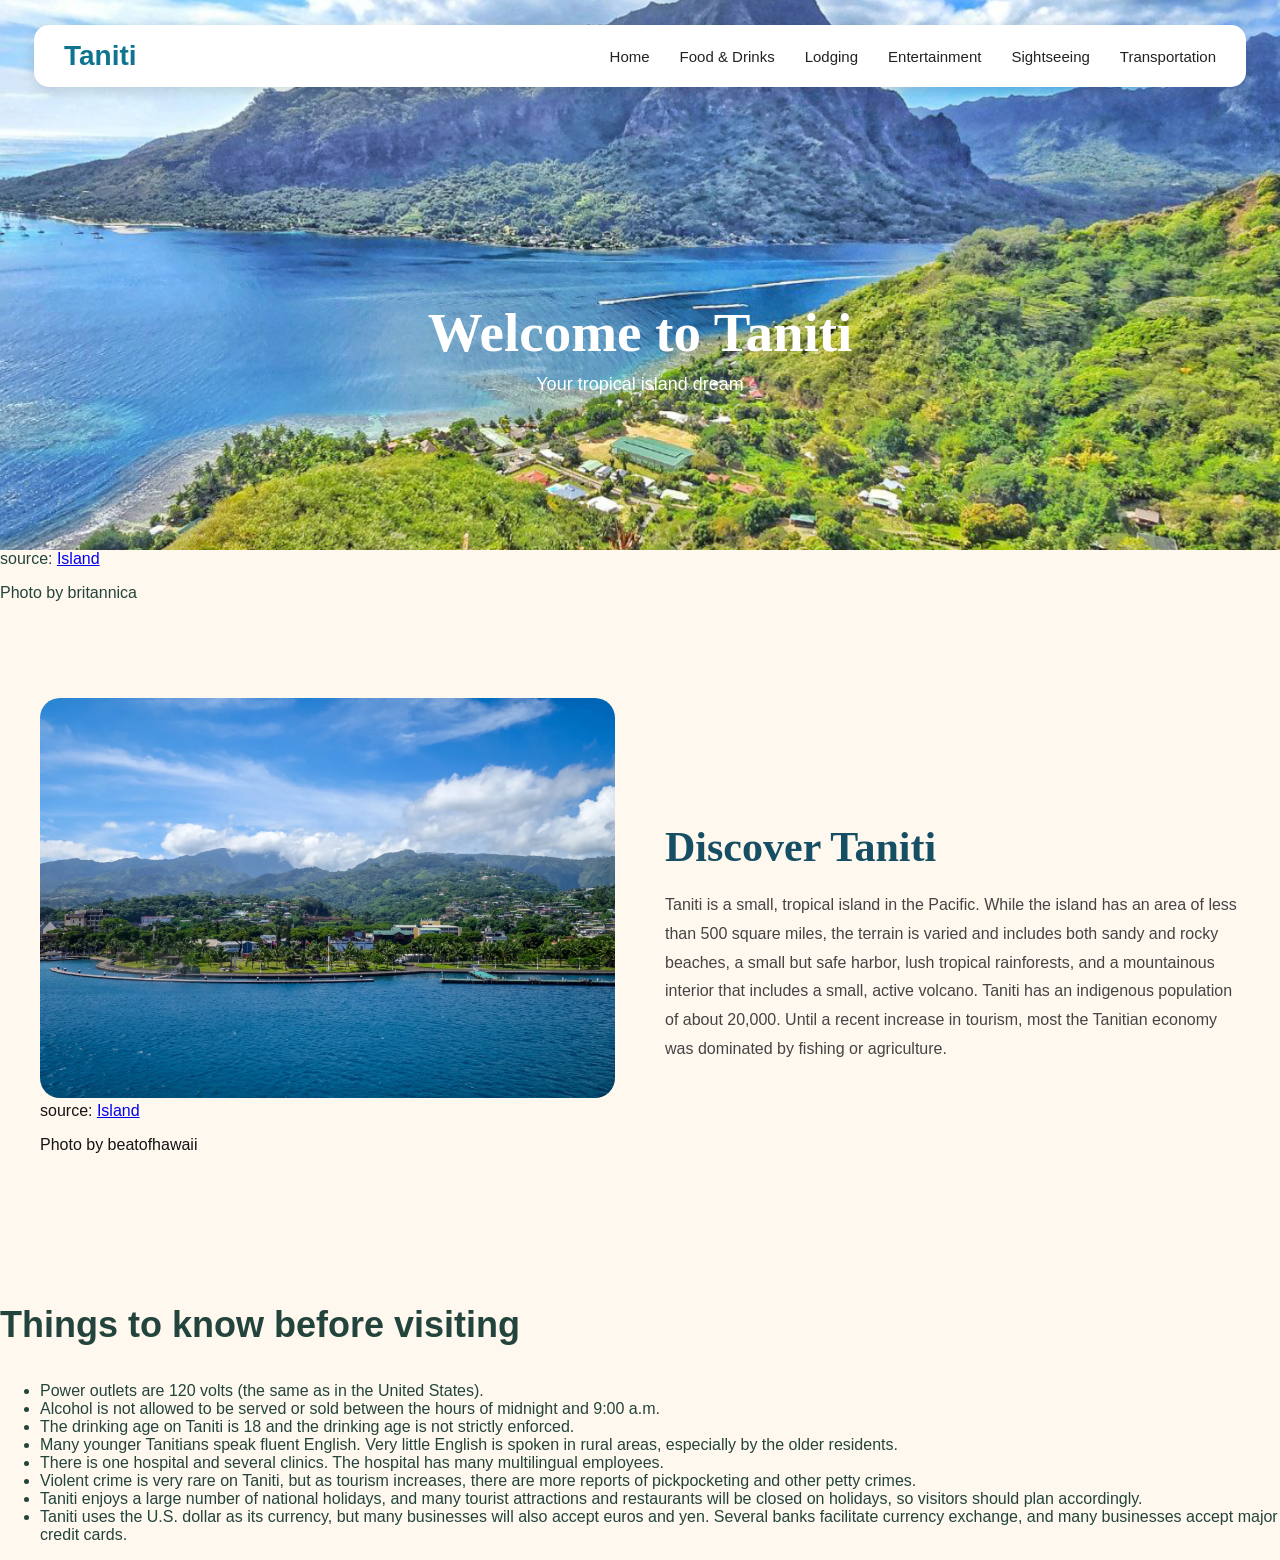
<file: index.html>
<!DOCTYPE html>
<html lang="en">
    <head>
        <meta charset="UTF-8">
        <meta name="viewport" content="width=device-width, initial-scale=1.0">
        <title>Taniti</title>
        <link rel="stylesheet" href="stylesheet.css">
    </head>
    <body>
    <header> 
        <nav class="navbar">
        <h1>Taniti</h1>
            <div class="nav-links">
                <a href="index.html" target="_blank">Home</a>
                <a href="food.html" target="_blank">Food & Drinks</a>
                <a href="lodging.html" target="_blank">Lodging</a>
                <a href="entertainment.html" target="_blank">Entertainment</a>
                <a href="sightseeing.html" target="_blank">Sightseeing</a>
                <a href="transportation" target="_blank">Transportation</a>
        </div>
        </nav>
        <div class="header-text">
        <h2>Welcome to Taniti</h2>
        <p>Your tropical island dream</p>
        </div>
        <img src="t.jpg" alt="Image of Island">
        <figcaption>
            source: <a href="https://www.britannica.com/place/Papeete" target="_blank">Island</a>
        <p>Photo by britannica</p>
    </header>
    
    <section class="about">

    <div class="about-image">
        <img src="taniti.jpg" alt="Another taniti pic">
        <figcaption>
            source: <a href="https://beatofhawaii.com/tahiti-vs-hawaii-vacation-big-differences-make-choosing-easy/" target="_blank">Island</a>
        <p>Photo by beatofhawaii</p>
    </div>
    
        <div class="about-text">    
        
        <h2>Discover Taniti</h2>
        <p>Taniti is a small, tropical island in the Pacific. While the island has an area of less than 500 square miles, the terrain is varied and includes both sandy and rocky beaches, a small but safe harbor, lush tropical rainforests, and a mountainous interior that includes a small, active volcano. Taniti has an indigenous population of about 20,000. Until a recent increase in tourism, most the Tanitian economy was dominated by fishing or agriculture.</p>

        </div>
    </section>
    <br>
    <main>
    <section>
     <div class="faq">
        <h3>Things to know before visiting</h3>
        <ul>
            <li>Power outlets are 120 volts (the same as in the United States). </li>
            <li>Alcohol is not allowed to be served or sold between the hours of midnight and 9:00 a.m. </li>
            <li>The drinking age on Taniti is 18 and the drinking age is not strictly enforced.</li>
            <li>Many younger Tanitians speak fluent English. Very little English is spoken in rural areas, especially by the older residents.</li>
            <li>There is one hospital and several clinics. The hospital has many multilingual employees.</li>
            <li>Violent crime is very rare on Taniti, but as tourism increases, there are more reports of pickpocketing and other petty crimes.</li>
            <li>Taniti enjoys a large number of national holidays, and many tourist attractions and restaurants will be closed on holidays, so visitors should plan accordingly.
            <li>Taniti uses the U.S. dollar as its currency, but many businesses will also accept euros and yen. Several banks facilitate currency exchange, and many businesses accept major credit cards.</li>
        </ul>   
     </div>  
    </section>
</body>
</html>
</file>
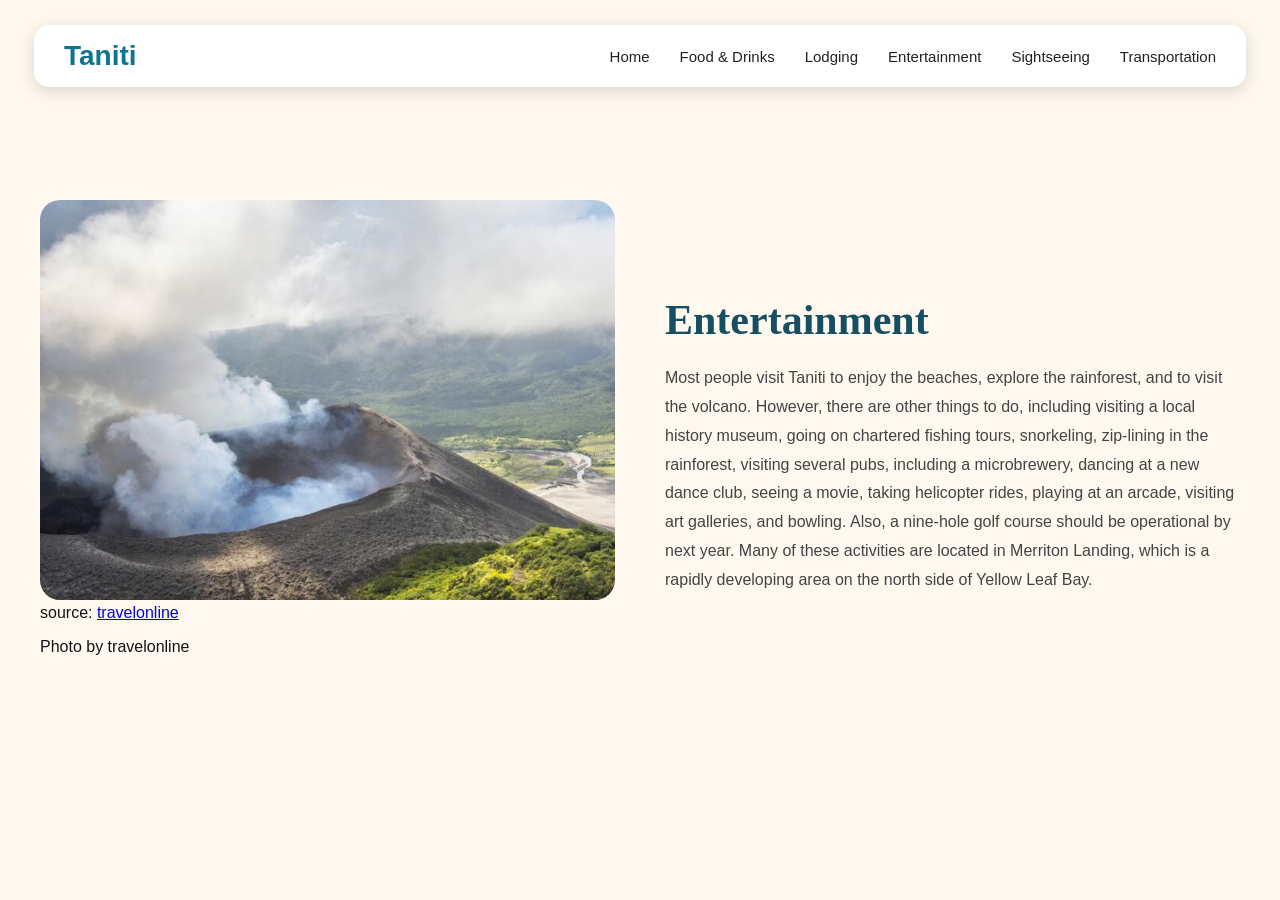
<file: entertainment.html>
<!DOCTYPE html>
<html lang="en">
    <head>
        <meta charset="UTF-8">
        <meta name="viewport" content="width=device-width, initial-scale=1.0">
        <title>Taniti</title>
        <link rel="stylesheet" href="stylesheet.css">
    </head>
    <body>
    <header class="page-header"> 
        <nav class="navbar">
        <h1>Taniti</h1>
            <div class="nav-links">
                <a href="index.html" target="_blank">Home</a>
                <a href="food.html" target="_blank">Food & Drinks</a>
                <a href="lodging.html" target="_blank">Lodging</a>
                <a href="entertainment.html" target="_blank">Entertainment</a>
                <a href="sightseeing.html" target="_blank">Sightseeing</a>
                <a href="transportation.html" target="_blank">Transportation</a>
        </div>
        </nav>
        </header>

<section class="about">

    <div class="about-image">
        <img src="volc.jpg" alt="Volcano pic">
        <figcaption>
            source: <a href="https://www.travelonline.com/" target="_blank">travelonline</a>
        <p>Photo by travelonline</p>
        </figcaption>
    </div>
    
        <div class="about-text">    
        
        <h2>Entertainment</h2>
        <p> Most people visit Taniti to enjoy the beaches, explore the rainforest, and to visit the volcano. However, there are other things to do, including visiting a local history museum, going on chartered fishing tours, snorkeling, zip-lining in the rainforest, visiting several pubs, including a microbrewery, dancing at a new dance club, seeing a movie, taking helicopter rides, playing at an arcade, visiting art galleries, and bowling. Also, a nine-hole golf course should be operational by next year. Many of these activities are located in Merriton Landing, which is a rapidly developing area on the north side of Yellow Leaf Bay.</p>
        </div>
    </section>
    </body>
    </html>
</file>
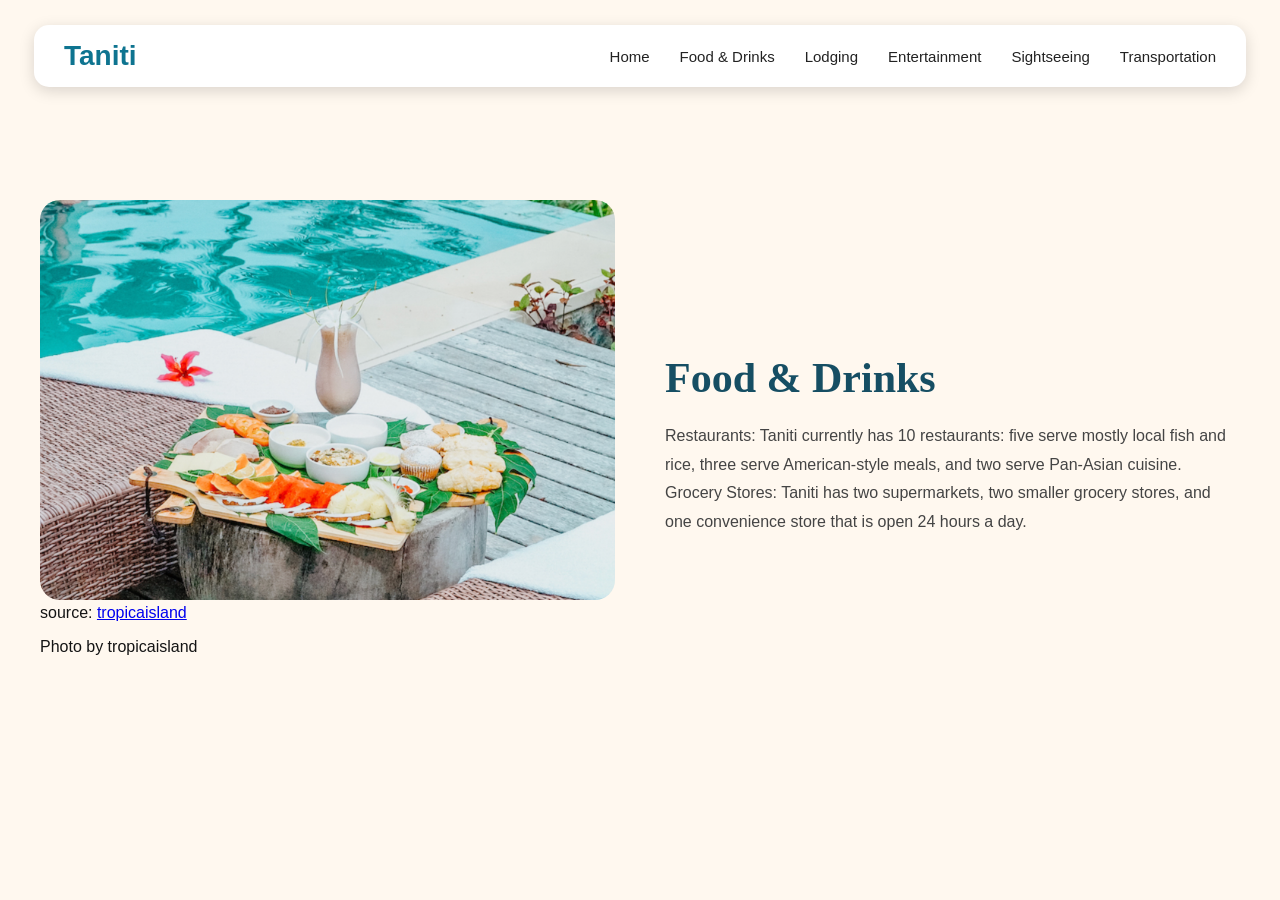
<file: food.html>
<!DOCTYPE html>
<html lang="en">
    <head>
        <meta charset="UTF-8">
        <meta name="viewport" content="width=device-width, initial-scale=1.0">
        <title>Taniti</title>
        <link rel="stylesheet" href="stylesheet.css">
    </head>
    <body>
    <header class="page-header">  
        <nav class="navbar">
        <h1>Taniti</h1>
            <div class="nav-links">
                <a href="index.html" target="_blank">Home</a>
                <a href="food.html" target="_blank">Food & Drinks</a>
                <a href="lodging.html" target="_blank">Lodging</a>
                <a href="entertainment.html" target="_blank">Entertainment</a>
                <a href="sightseeing.html" target="_blank">Sightseeing</a>
                <a href="transportation.html" target="_blank">Transportation</a>
        </div>
        </nav>
        </header>

<section class="about">

    <div class="about-image">
        <img src="food.jpg" alt="food pic">
        <figcaption>
            source: <a href="https://www.tropicaisland.com/food-in-fiji/" target="_blank">tropicaisland</a>
        <p>Photo by tropicaisland</p>
        </figcaption>
    </div>
    
        <div class="about-text">    
        
        <h2>Food & Drinks</h2>
        <p> Restaurants: Taniti currently has 10 restaurants: five serve mostly local fish and rice, three serve American-style meals, and two serve Pan-Asian cuisine.
Grocery Stores: Taniti has two supermarkets, two smaller grocery stores, and one convenience store that is open 24 hours a day. </p>
        </div>
    </section>
    </body>
    </html>
</file>
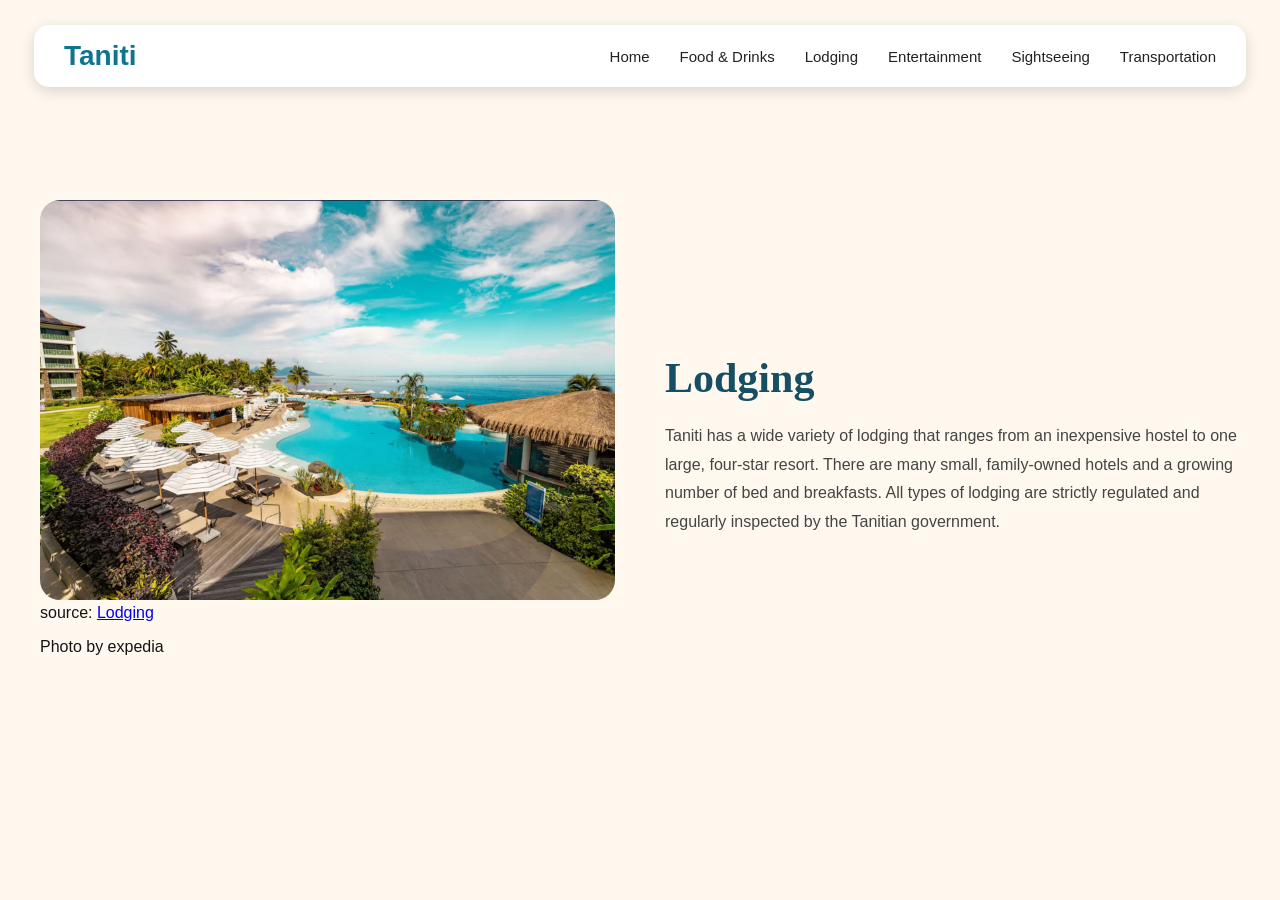
<file: lodging.html>
<!DOCTYPE html>
<html lang="en">
    <head>
        <meta charset="UTF-8">
        <meta name="viewport" content="width=device-width, initial-scale=1.0">
        <title>Taniti</title>
        <link rel="stylesheet" href="stylesheet.css">
    </head>
    <body>
    <header class="page-header"> 
        <nav class="navbar">
        <h1>Taniti</h1>
            <div class="nav-links">
                <a href="index.html" target="_blank">Home</a>
                <a href="food.html" target="_blank">Food & Drinks</a>
                <a href="lodging.html" target="_blank">Lodging</a>
                <a href="entertainment.html" target="_blank">Entertainment</a>
                <a href="sightseeing.html" target="_blank">Sightseeing</a>
                <a href="transportation" target="_blank">Transportation</a>
        </div>
        </nav>
        </header>

<section class="about">

    <div class="about-image">
        <img src="lodging.jpg" alt="lodging pic">
        <figcaption>
            source: <a href="https://www.expedia.com" target="_blank">Lodging</a>
        <p>Photo by expedia</p>
        </figcaption>
    </div>
    
        <div class="about-text">    
        
        <h2>Lodging</h2>
        <p> Taniti has a wide variety of lodging that ranges from an inexpensive hostel to one large, four-star resort. There are many small, family-owned hotels and a growing number of bed and breakfasts. All types of lodging are strictly regulated and regularly inspected by the Tanitian government.
</p>
        </div>
    </section>
    </body>
    </html>
</file>
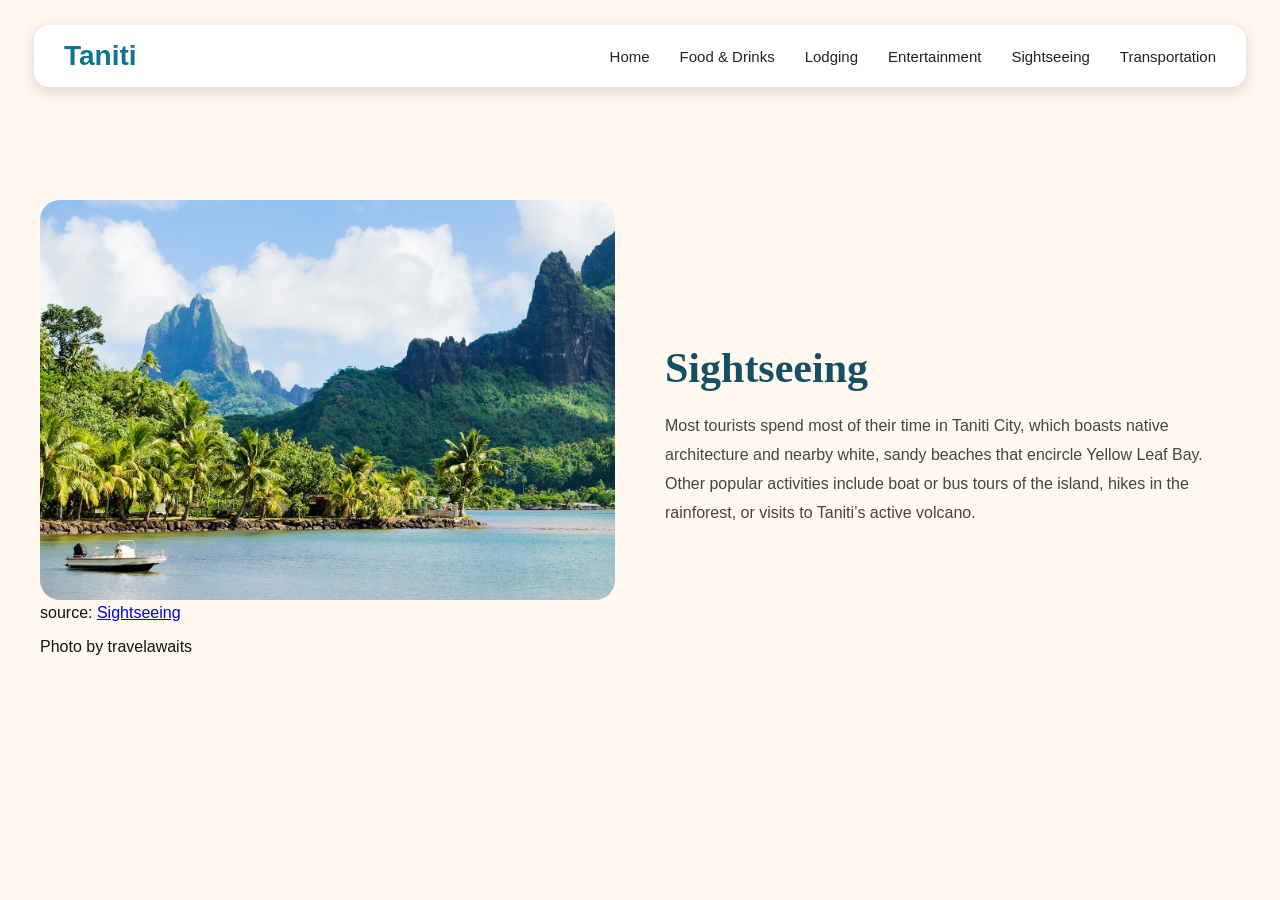
<file: sightseeing.html>
<!DOCTYPE html>
<html lang="en">
    <head>
        <meta charset="UTF-8">
        <meta name="viewport" content="width=device-width, initial-scale=1.0">
        <title>Taniti</title>
        <link rel="stylesheet" href="stylesheet.css">
    </head>
    <body>
    <header class="page-header"> 
        <nav class="navbar">
        <h1>Taniti</h1>
            <div class="nav-links">
                <a href="index.html" target="_blank">Home</a>
                <a href="food.html" target="_blank">Food & Drinks</a>
                <a href="lodging.html" target="_blank">Lodging</a>
                <a href="entertainment.html" target="_blank">Entertainment</a>
                <a href="sightseeing.html" target="_blank">Sightseeing</a>
                <a href="transportation.html" target="_blank">Transportation</a>
        </div>
        </nav>
        </header>

<section class="about">

    <div class="about-image">
        <img src="sightsee.jpg" alt="sightsee pic">
        <figcaption>
            source: <a href="https://www.travelawaits.com/" target="_blank">Sightseeing</a>
        <p>Photo by travelawaits</p>
        </figcaption>
    </div>
    
        <div class="about-text">    
        
        <h2>Sightseeing</h2>
        <p>  Most tourists spend most of their time in Taniti City, which boasts native architecture and nearby white, sandy beaches that encircle Yellow Leaf Bay. Other popular activities include boat or bus tours of the island, hikes in the rainforest, or visits to Taniti’s active volcano.</p>
       <h2></h2>
       <p></p>
    </div>
    </section>
    </body>
    </html>
</file>
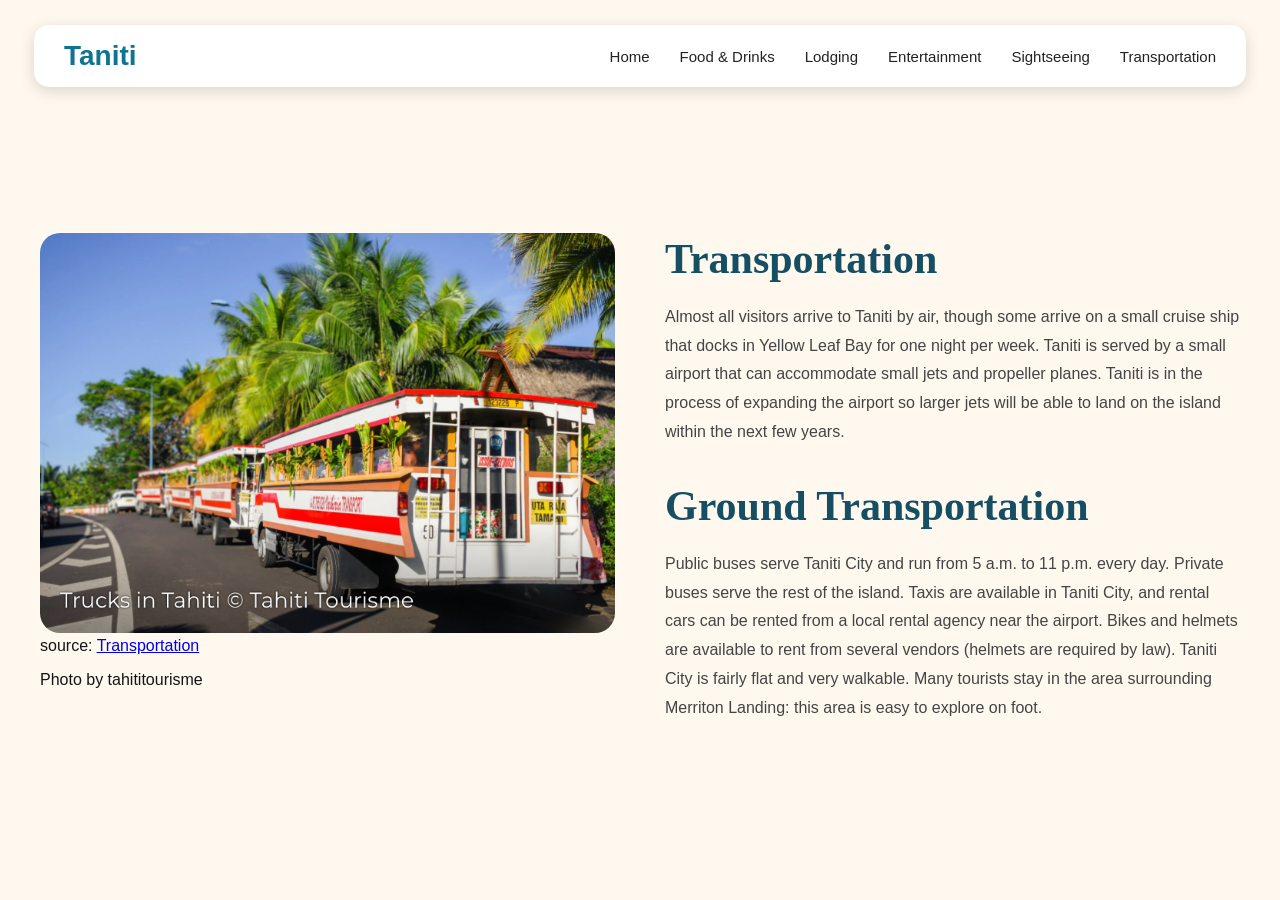
<file: transportation.html>
<!DOCTYPE html>
<html lang="en">
    <head>
        <meta charset="UTF-8">
        <meta name="viewport" content="width=device-width, initial-scale=1.0">
        <title>Taniti</title>
        <link rel="stylesheet" href="stylesheet.css">
    </head>
    <body>
    <header class="page-header"> 
        <nav class="navbar">
        <h1>Taniti</h1>
            <div class="nav-links">
                <a href="index.html" target="_blank">Home</a>
                <a href="food.html" target="_blank">Food & Drinks</a>
                <a href="lodging.html" target="_blank">Lodging</a>
                <a href="entertainment.html" target="_blank">Entertainment</a>
                <a href="sightseeing.html" target="_blank">Sightseeing</a>
                <a href="transportation.html" target="_blank">Transportation</a>
        </div>
        </nav>
        </header>

<section class="about">

    <div class="about-image">
        <img src="transportation.jpg" alt="Transportation pic">
        <figcaption>
            source: <a href="https://www.tahititourisme.com/" target="_blank">Transportation</a>
        <p>Photo by tahititourisme</p>
        </figcaption>
    </div>
    
        <div class="about-text">    
        
        <h2>Transportation</h2>
        <p> Almost all visitors arrive to Taniti by air, though some arrive on a small cruise ship that docks in Yellow Leaf Bay for one night per week. Taniti is served by a small airport that can accommodate small jets and propeller planes. Taniti is in the process of expanding the airport so larger jets will be able to land on the island within the next few years. </p>

        <h2>Ground Transportation</h2>
        <p> Public buses serve Taniti City and run from 5 a.m. to 11 p.m. every day. Private buses serve the rest of the island. Taxis are available in Taniti City, and rental cars can be rented from a local rental agency near the airport. Bikes and helmets are available to rent from several vendors (helmets are required by law). Taniti City is fairly flat and very walkable. Many tourists stay in the area surrounding Merriton Landing: this area is easy to explore on foot. </p>
        </div>
    </section>
    </body>
    </html>
</file>
<file: stylesheet.css>
body { 
    margin: 0;
    min-height: 100vh;
    background-color: #fff8ef;
    font-family: Arial, Helvetica, sans-serif;
    color: #23443c;
}


.nav {
    display: flex;
    gap: 30px;
}

.nav a {
    color: #222;
    text-decoration: none;
    font-size: 15px;
}

.nav a:hover {
    text-decoration: underline;
    color: #0e7490;
}

header {
    position: relative;
  
}

.page-header {
    position: relative;
    height:120px
}
.about {
    display: flex;
    align-items: center;
    gap: 50px;

    max-width: 1200px;
    margin: 0 auto;
    padding: 80px 40px;

    background-color: #fff8ef;
    color: rgb(20, 20, 20);
}

.about-image {
    width: 50%;
}

.about-image img {
    width: 100%;
    height: 400px;
    object-fit: cover;

    border-radius: 20px;
}

.about-text {
    width: 50%;
}
.about-text h2 {
    font-family: georgia, serif;
    font-size: 42px;
    margin-bottom: 20px;
    color: #164e63;
}

.about-text p {
    font-size: 16px;
    line-height: 1.8;
    color: #444
}

.island-facts {
    display: flex;
    flex-wrap: wrap;
    gap: 10px;

    marigin-top: 25px;
}

.faq h3 {
    font-size: 36px;
}

header img {
    width: 100%;
    height: 550px;
    object-fit: cover;
    display: block;
}

.navbar {
    position: absolute;
    top: 25px;
    left: 50%;
    transform: translateX(-50%);
    width:90%;

    background-color: white;

    display: flex;
    justify-content: space-between;
    align-items: center;

    padding: 15px 30px;
    border-radius: 15px;

    z-index:10;

    box-shadow: 0 4px 15px rgba(0, 0, 0, 0.15);
}

.navbar h1 {
    margin: 0;
    color: #0e7490;
    font-size: 28px;
}

.nav-links {
    display: flex;
    gap: 30px;
    align-items: center;
}

.nav-links a {
    color: #222;
    text-decoration: none;
    font-size: 15px;
}

.nav-links a:hover {
    color:#0e7490;
    text-decoration: underline;
}

.header-text {
    position: absolute;
    top: 50%;
    left: 0%;
    width: 100%;

    text-align: center;
    color: white;
    z-index: 5;
}

.header-text h2 {
    font-family: georgia, serif;
    font-size: 55px;
    margin: 0 0 10px 0;
}

.header-text p {
    font-size: 18px;
    margin: 0;

}
</file>
